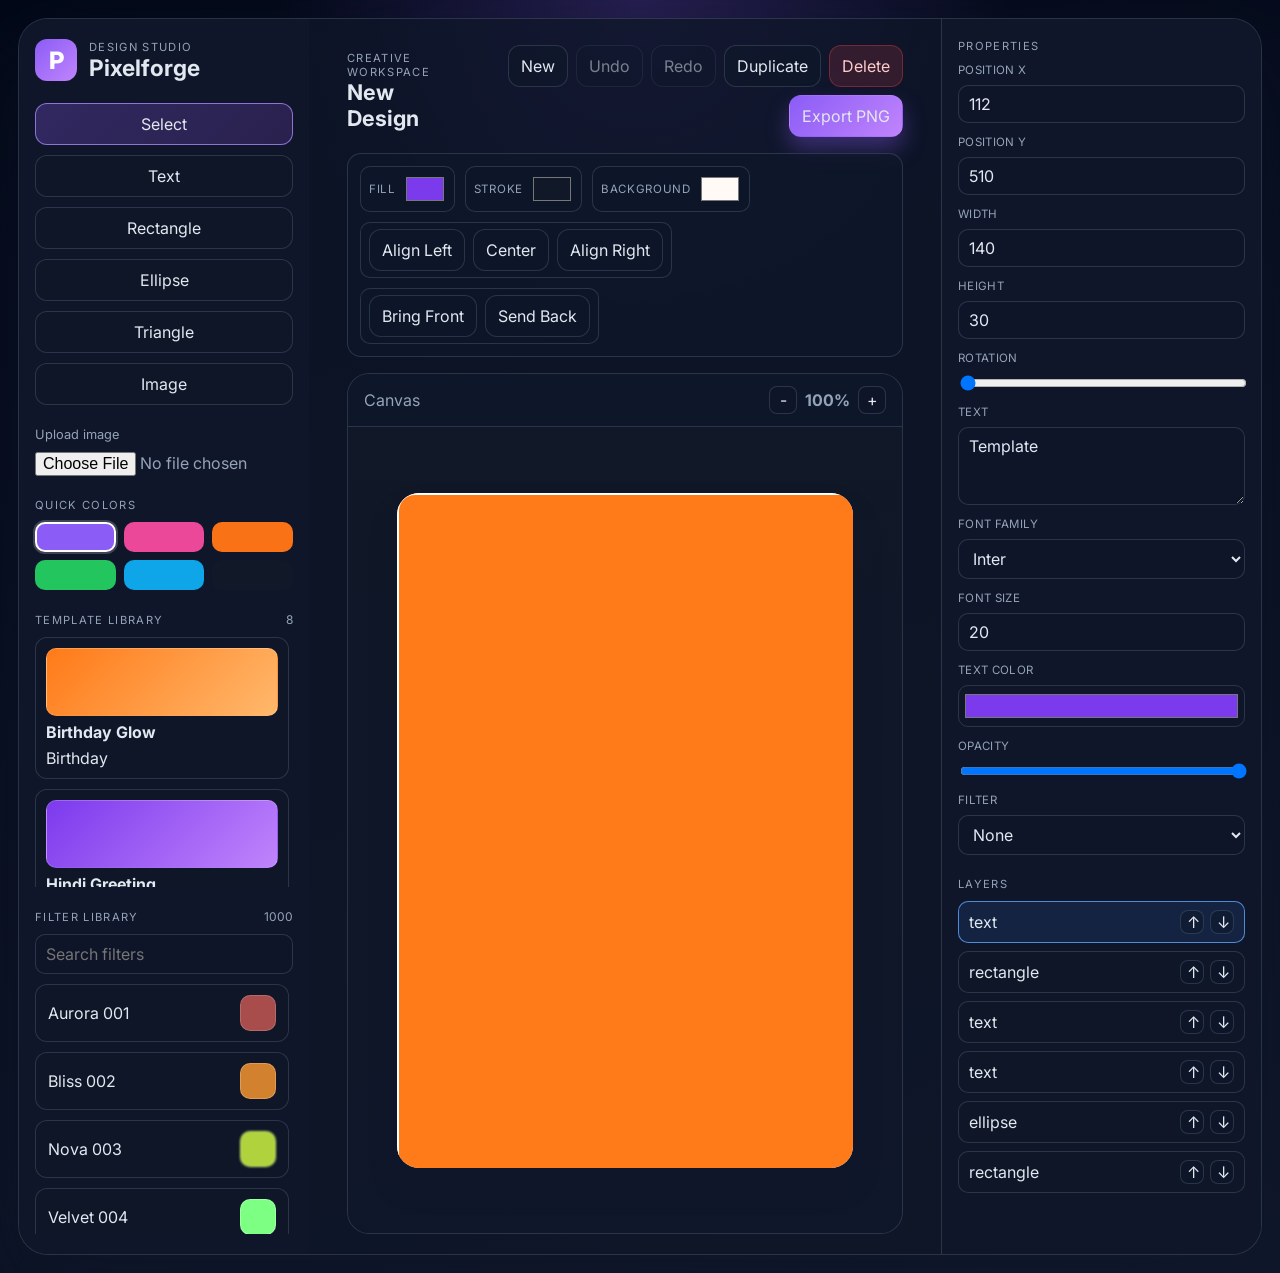
<file: pixelforge-studio/index.html>
<!DOCTYPE html>
<html lang="en">
  <head>
    <meta charset="UTF-8" />
    <meta name="viewport" content="width=device-width, initial-scale=1.0" />
    <title>Pixelforge Studio</title>
    <link rel="preconnect" href="https://fonts.googleapis.com" />
    <link rel="preconnect" href="https://fonts.gstatic.com" crossorigin />
    <link href="https://fonts.googleapis.com/css2?family=Inter:wght@400;500;600;700;800&display=swap" rel="stylesheet" />
    <link rel="stylesheet" href="styles.css" />
  </head>
  <body>
    <div class="app-shell">
      <aside class="sidebar left-panel">
        <div class="brand-row">
          <div class="brand-badge">P</div>
          <div>
            <p class="mini-label">Design Studio</p>
            <h1>Pixelforge</h1>
          </div>
        </div>

        <div class="tool-group">
          <button class="tool-btn active" data-tool="select" type="button">Select</button>
          <button class="tool-btn" data-tool="text" type="button">Text</button>
          <button class="tool-btn" data-tool="rectangle" type="button">Rectangle</button>
          <button class="tool-btn" data-tool="ellipse" type="button">Ellipse</button>
          <button class="tool-btn" data-tool="triangle" type="button">Triangle</button>
          <button class="tool-btn" data-tool="image" type="button">Image</button>
        </div>

        <div class="upload-box">
          <label for="imageUpload" class="file-label">Upload image</label>
          <input id="imageUpload" type="file" accept="image/*" />
        </div>

        <div class="mini-panel">
          <p class="mini-label">Quick colors</p>
          <div class="color-palette">
            <button type="button" class="swatch active" data-color="#8b5cf6" style="background:#8b5cf6"></button>
            <button type="button" class="swatch" data-color="#ec4899" style="background:#ec4899"></button>
            <button type="button" class="swatch" data-color="#f97316" style="background:#f97316"></button>
            <button type="button" class="swatch" data-color="#22c55e" style="background:#22c55e"></button>
            <button type="button" class="swatch" data-color="#0ea5e9" style="background:#0ea5e9"></button>
            <button type="button" class="swatch" data-color="#111827" style="background:#111827"></button>
          </div>
        </div>

        <div class="library-panel">
          <div class="library-header">
            <p class="mini-label">Template library</p>
            <span id="templateCount">0</span>
          </div>
          <div id="templateLibrary" class="template-library"></div>
        </div>

        <div class="library-panel">
          <div class="library-header">
            <p class="mini-label">Filter library</p>
            <span id="filterCount">0</span>
          </div>
          <input id="filterSearch" class="search-box" type="text" placeholder="Search filters" />
          <div id="filterLibrary" class="filter-library"></div>
        </div>
      </aside>

      <main class="workspace-panel">
        <header class="topbar">
          <div>
            <p class="mini-label">Creative workspace</p>
            <h2>New Design</h2>
          </div>

          <div class="actions">
            <button id="newProjectBtn" class="ghost-btn" type="button">New</button>
            <button id="undoBtn" class="ghost-btn" type="button">Undo</button>
            <button id="redoBtn" class="ghost-btn" type="button">Redo</button>
            <button id="duplicateBtn" class="ghost-btn" type="button">Duplicate</button>
            <button id="deleteBtn" class="danger-btn" type="button">Delete</button>
            <button id="downloadBtn" class="primary-btn" type="button">Export PNG</button>
          </div>
        </header>

        <div class="toolbar-ribbon">
          <div class="ribbon-group">
            <label>Fill</label>
            <input id="fillColor" type="color" value="#8b5cf6" />
          </div>
          <div class="ribbon-group">
            <label>Stroke</label>
            <input id="strokeColor" type="color" value="#111827" />
          </div>
          <div class="ribbon-group">
            <label>Background</label>
            <input id="canvasBackground" type="color" value="#fff6f1" />
          </div>
          <div class="ribbon-group">
            <button id="alignLeftBtn" type="button">Align Left</button>
            <button id="alignCenterBtn" type="button">Center</button>
            <button id="alignRightBtn" type="button">Align Right</button>
          </div>
          <div class="ribbon-group">
            <button id="bringFrontBtn" type="button">Bring Front</button>
            <button id="sendBackBtn" type="button">Send Back</button>
          </div>
        </div>

        <div class="stage-wrap">
          <div class="stage-header">
            <span>Canvas</span>
            <div class="stage-tools">
              <button id="zoomOutBtn" type="button">-</button>
              <strong id="zoomLabel">100%</strong>
              <button id="zoomInBtn" type="button">+</button>
            </div>
          </div>

          <div class="stage-area">
            <div id="designCanvas" class="design-canvas" aria-label="Design canvas"></div>
          </div>
        </div>
      </main>

      <aside class="sidebar right-panel">
        <div class="panel-block">
          <p class="mini-label">Properties</p>
          <div id="propertyPanel" class="property-panel">
            <p class="empty-state">Select an object to edit</p>
          </div>
        </div>

        <div class="panel-block">
          <p class="mini-label">Layers</p>
          <div id="layerList" class="layer-list"></div>
        </div>
      </aside>
    </div>

    <script src="script.js"></script>
  </body>
</html>
</file>
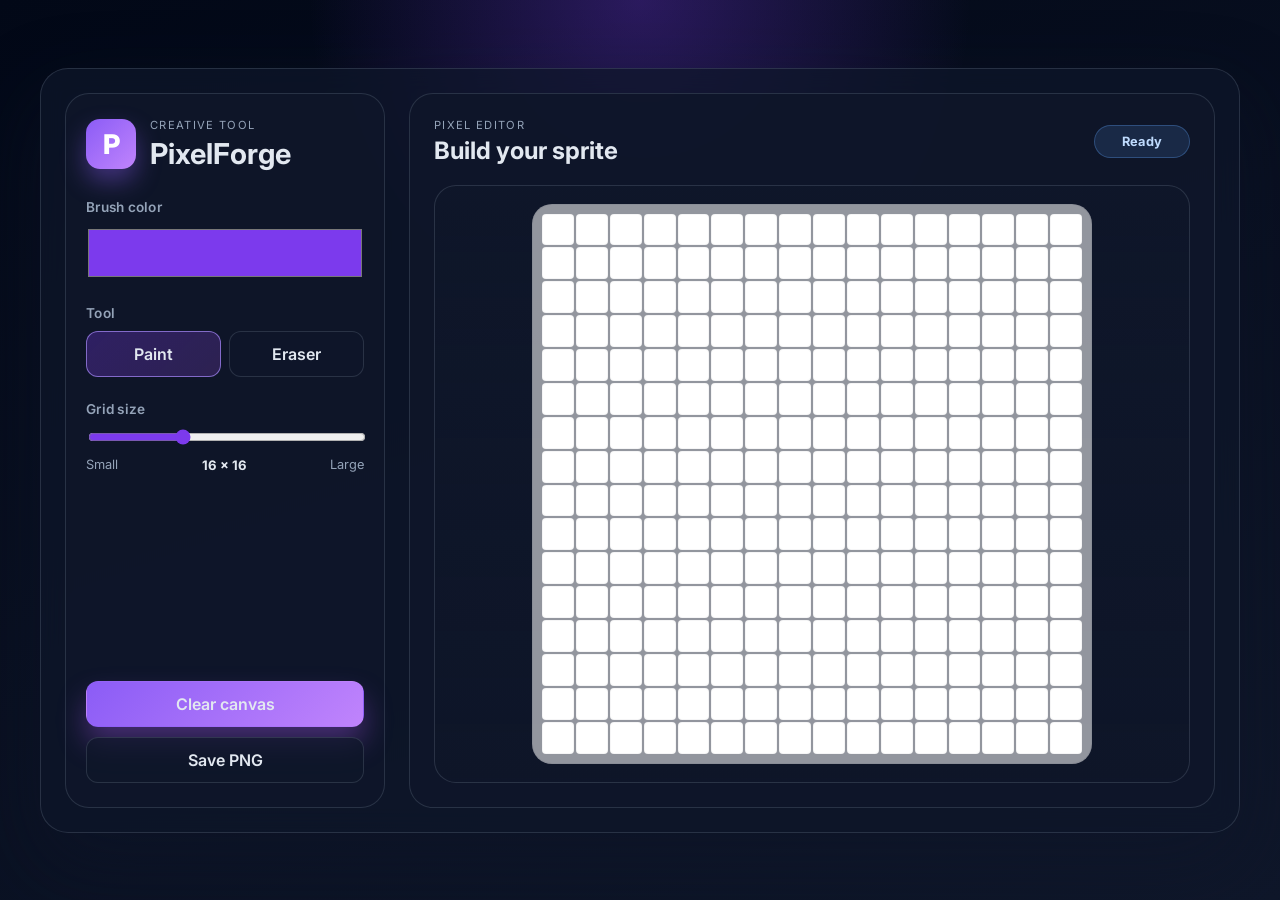
<file: pixelforge/index.html>
<!DOCTYPE html>
<html lang="en">
  <head>
    <meta charset="UTF-8" />
    <meta name="viewport" content="width=device-width, initial-scale=1.0" />
    <title>PixelForge</title>
    <link rel="preconnect" href="https://fonts.googleapis.com" />
    <link rel="preconnect" href="https://fonts.gstatic.com" crossorigin />
    <link
      href="https://fonts.googleapis.com/css2?family=Inter:wght@400;500;600;700;800&display=swap"
      rel="stylesheet"
    />
    <link rel="stylesheet" href="styles.css" />
  </head>
  <body>
    <div class="app-shell">
      <aside class="toolbar">
        <div class="brand-block">
          <div class="brand-mark">P</div>
          <div>
            <p class="eyebrow">Creative tool</p>
            <h1>PixelForge</h1>
          </div>
        </div>

        <div class="control-group">
          <label class="field-label" for="colorPicker">Brush color</label>
          <input id="colorPicker" type="color" value="#7c3aed" />
        </div>

        <div class="control-group">
          <label class="field-label">Tool</label>
          <div class="tool-buttons">
            <button class="tool-button active" data-tool="paint" type="button">Paint</button>
            <button class="tool-button" data-tool="erase" type="button">Eraser</button>
          </div>
        </div>

        <div class="control-group">
          <label class="field-label" for="gridSize">Grid size</label>
          <input id="gridSize" type="range" min="8" max="32" value="16" />
          <div class="value-row">
            <span>Small</span>
            <strong id="gridValue">16 x 16</strong>
            <span>Large</span>
          </div>
        </div>

        <div class="button-stack">
          <button id="clearCanvas" class="primary-button" type="button">Clear canvas</button>
          <button id="saveImage" class="secondary-button" type="button">Save PNG</button>
        </div>
      </aside>

      <main class="canvas-panel">
        <div class="canvas-header">
          <div>
            <p class="eyebrow">Pixel editor</p>
            <h2>Build your sprite</h2>
          </div>
          <div class="status-pill" id="statusText">Ready</div>
        </div>

        <div class="canvas-wrap">
          <div id="pixelCanvas" class="pixel-canvas" aria-label="Pixel art canvas"></div>
        </div>
      </main>
    </div>

    <script src="script.js"></script>
  </body>
</html>
</file>
<file: pixelforge-studio/styles.css>
:root {
  --bg: #0b1020;
  --bg-soft: #161f35;
  --panel: rgba(15, 23, 42, 0.94);
  --panel-alt: rgba(20, 29, 50, 0.97);
  --border: rgba(148, 163, 184, 0.22);
  --text: #e2e8f0;
  --muted: #94a3b8;
  --primary: #8b5cf6;
  --primary-strong: #7c3aed;
  --danger: #ef4444;
  --stage-bg: #fffaf5;
  --grid-dark: rgba(15, 23, 42, 0.06);
  --shadow: rgba(15, 23, 42, 0.42);
}

* {
  box-sizing: border-box;
}

html, body {
  margin: 0;
  min-height: 100%;
  font-family: "Inter", sans-serif;
  background: radial-gradient(circle at top, rgba(139, 92, 246, 0.25), transparent 26%), linear-gradient(160deg, #020817 0%, #0f172a 100%);
  color: var(--text);
}

body {
  min-height: 100vh;
  padding: 18px;
}

button, input, textarea, select {
  font: inherit;
}

.app-shell {
  width: min(1600px, 100%);
  min-height: 900px;
  display: grid;
  grid-template-columns: 290px minmax(0, 1fr) 320px;
  gap: 18px;
  background: rgba(15, 23, 42, 0.76);
  border: 1px solid var(--border);
  border-radius: 30px;
  box-shadow: 0 35px 90px rgba(15, 23, 42, 0.52);
  overflow: hidden;
}

.sidebar,
.workspace-panel {
  min-height: 100%;
}

.left-panel,
.right-panel {
  background: rgba(15, 23, 42, 0.94);
  padding: 20px 16px;
}

.right-panel {
  border-left: 1px solid var(--border);
}

.brand-row {
  display: flex;
  align-items: center;
  gap: 12px;
  margin-bottom: 18px;
}

.brand-badge {
  width: 42px;
  height: 42px;
  display: grid;
  place-items: center;
  border-radius: 12px;
  background: linear-gradient(135deg, var(--primary), #c084fc);
  color: white;
  font-weight: 800;
  font-size: 1.5rem;
}

h1, h2, p {
  margin: 0;
}

h1 {
  font-size: 1.42rem;
}

h2 {
  font-size: 1.35rem;
}

.mini-label {
  font-size: 0.7rem;
  color: var(--muted);
  text-transform: uppercase;
  letter-spacing: 0.12em;
}

.tool-group,
.upload-box,
.mini-panel,
.library-panel {
  display: flex;
  flex-direction: column;
  gap: 10px;
  margin-top: 22px;
}

.tool-btn,
.primary-btn,
.ghost-btn,
.danger-btn,
.ribbon-group button {
  border: 1px solid var(--border);
  border-radius: 12px;
  color: var(--text);
  background: rgba(15, 23, 42, 0.52);
  padding: 10px 12px;
  cursor: pointer;
  transition: 150ms ease;
}

.tool-btn.active {
  background: linear-gradient(135deg, rgba(139, 92, 246, 0.27), rgba(168, 85, 247, 0.18));
  border-color: rgba(167, 139, 250, 0.78);
}

.tool-btn:hover,
.primary-btn:hover,
.ghost-btn:hover,
.danger-btn:hover,
.ribbon-group button:hover,
.template-card:hover,
.filter-pill:hover {
  transform: translateY(-1px);
}

.primary-btn {
  background: linear-gradient(135deg, var(--primary), #c084fc);
  border-color: transparent;
  box-shadow: 0 12px 22px rgba(139, 92, 246, 0.35);
}

.danger-btn {
  background: rgba(239, 68, 68, 0.16);
  border-color: rgba(239, 68, 68, 0.35);
  color: #fecaca;
}

.file-label {
  display: inline-block;
  font-size: 0.8rem;
  color: var(--muted);
}

#imageUpload {
  color: var(--muted);
}

.color-palette {
  display: grid;
  grid-template-columns: repeat(3, 1fr);
  gap: 8px;
}

.swatch {
  width: 100%;
  height: 30px;
  border-radius: 10px;
  border: 2px solid transparent;
  cursor: pointer;
}

.swatch.active {
  border-color: white;
  box-shadow: 0 0 0 2px rgba(255,255,255,0.2);
}

.library-header {
  display: flex;
  justify-content: space-between;
  align-items: center;
}

.library-header span {
  color: var(--muted);
  font-size: 0.75rem;
}

.search-box {
  width: 100%;
  border: 1px solid var(--border);
  border-radius: 10px;
  background: rgba(15, 23, 42, 0.56);
  color: var(--text);
  padding: 9px 10px;
}

.template-library,
.filter-library {
  display: flex;
  flex-direction: column;
  gap: 10px;
  max-height: 250px;
  overflow: auto;
  padding-right: 4px;
}

.template-card,
.filter-pill {
  width: 100%;
  border: 1px solid var(--border);
  border-radius: 12px;
  background: rgba(15, 23, 42, 0.52);
  color: var(--text);
  cursor: pointer;
  text-align: left;
}

.template-card {
  padding: 10px;
  display: grid;
  gap: 6px;
}

.template-card .mini-preview {
  height: 68px;
  border-radius: 10px;
  border: 1px solid rgba(255,255,255,0.14);
}

.filter-pill {
  padding: 10px 12px;
  display: flex;
  justify-content: space-between;
  align-items: center;
  gap: 8px;
}

.filter-pill .filter-swatch {
  width: 36px;
  height: 36px;
  border-radius: 10px;
  border: 1px solid rgba(255,255,255,0.2);
  background: linear-gradient(135deg, #8b5cf6, #f472b6);
}

.workspace-panel {
  display: flex;
  flex-direction: column;
  padding: 18px 20px 20px;
}

.topbar {
  display: flex;
  justify-content: space-between;
  align-items: center;
  gap: 12px;
  padding: 8px 0 16px;
}

.actions {
  display: flex;
  align-items: center;
  gap: 8px;
  flex-wrap: wrap;
  justify-content: flex-end;
}

.toolbar-ribbon {
  display: flex;
  flex-wrap: wrap;
  gap: 10px;
  background: rgba(15, 23, 42, 0.7);
  border: 1px solid var(--border);
  border-radius: 14px;
  padding: 12px;
  margin-bottom: 16px;
}

.ribbon-group {
  display: flex;
  align-items: center;
  gap: 8px;
  padding: 6px 8px;
  border: 1px solid var(--border);
  border-radius: 10px;
  background: rgba(15, 23, 42, 0.46);
}

.ribbon-group label {
  font-size: 0.72rem;
  color: var(--muted);
  text-transform: uppercase;
  letter-spacing: 0.06em;
}

.ribbon-group input[type="color"] {
  width: 42px;
  height: 32px;
  border: none;
  border-radius: 8px;
  padding: 0;
  background: transparent;
}

.stage-wrap {
  flex: 1;
  display: flex;
  flex-direction: column;
  border: 1px solid var(--border);
  border-radius: 22px;
  background: rgba(15, 23, 42, 0.6);
  overflow: hidden;
}

.stage-header {
  display: flex;
  align-items: center;
  justify-content: space-between;
  padding: 12px 16px;
  color: var(--muted);
  border-bottom: 1px solid var(--border);
  background: rgba(15, 23, 42, 0.72);
}

.stage-tools {
  display: flex;
  align-items: center;
  gap: 8px;
}

.stage-tools button {
  width: 28px;
  height: 28px;
  border: 1px solid var(--border);
  border-radius: 8px;
  background: rgba(15, 23, 42, 0.6);
  color: var(--text);
  cursor: pointer;
}

.stage-area {
  flex: 1;
  padding: 18px;
  display: grid;
  place-items: center;
  background: linear-gradient(180deg, rgba(17, 24, 39, 0.85), rgba(15, 23, 42, 0.7));
}

.design-canvas {
  position: relative;
  width: min(88%, 980px);
  height: min(75vh, 700px);
  border-radius: 22px;
  background-color: #fffaf5;
  background-image: linear-gradient(var(--grid-dark) 1px, transparent 1px), linear-gradient(90deg, var(--grid-dark) 1px, transparent 1px), linear-gradient(135deg, #ffffff 0%, #f8fafc 100%);
  background-size: 18px 18px, 18px 18px, cover;
  box-shadow: inset 0 0 0 1px rgba(15, 23, 42, 0.08), 0 18px 30px rgba(15, 23, 42, 0.18);
  overflow: hidden;
}

.design-object {
  position: absolute;
  display: flex;
  align-items: center;
  justify-content: center;
  user-select: none;
  box-shadow: 0 0 0 1px rgba(15, 23, 42, 0.08);
  transition: box-shadow 100ms ease;
}

.design-object.selected {
  box-shadow: 0 0 0 2px rgba(96, 165, 250, 0.9), 0 0 0 6px rgba(59, 130, 246, 0.12);
}

.design-object.text {
  min-width: 80px;
  padding: 8px 10px;
  white-space: pre-wrap;
  word-break: break-word;
}

.design-object.image {
  overflow: hidden;
}

.design-object.image img {
  width: 100%;
  height: 100%;
  display: block;
  object-fit: cover;
}

.resize-handle {
  position: absolute;
  width: 12px;
  height: 12px;
  border-radius: 50%;
  background: white;
  border: 2px solid #60a5fa;
  right: -6px;
  bottom: -6px;
  cursor: nwse-resize;
  z-index: 20;
}

.panel-block {
  margin-bottom: 22px;
}

.property-panel {
  margin-top: 10px;
  display: flex;
  flex-direction: column;
  gap: 12px;
}

.empty-state {
  color: var(--muted);
  font-size: 0.85rem;
  padding: 12px 8px;
}

.control-group {
  display: flex;
  flex-direction: column;
  gap: 8px;
}

.control-group label {
  font-size: 0.72rem;
  color: var(--muted);
  letter-spacing: 0.03em;
  text-transform: uppercase;
}

.control-group input[type="color"],
.control-group input[type="number"],
.control-group textarea,
.control-group input[type="range"],
.control-group select {
  width: 100%;
}

.control-group input[type="color"] {
  height: 42px;
  border: 1px solid var(--border);
  border-radius: 10px;
  background: transparent;
  padding: 4px;
}

.control-group input[type="number"],
.control-group textarea,
.control-group select {
  border: 1px solid var(--border);
  border-radius: 10px;
  background: rgba(15, 23, 42, 0.56);
  color: var(--text);
  padding: 8px 10px;
}

.layer-list {
  margin-top: 10px;
  display: flex;
  flex-direction: column;
  gap: 8px;
}

.layer-item {
  display: flex;
  justify-content: space-between;
  align-items: center;
  gap: 6px;
  border: 1px solid var(--border);
  border-radius: 10px;
  padding: 8px 10px;
  background: rgba(15, 23, 42, 0.52);
  cursor: pointer;
}

.layer-item.active {
  border-color: rgba(96, 165, 250, 0.8);
  background: rgba(59, 130, 246, 0.12);
}

.layer-actions {
  display: flex;
  gap: 6px;
}

.layer-actions button {
  border: 1px solid var(--border);
  border-radius: 8px;
  background: rgba(15, 23, 42, 0.52);
  color: var(--text);
  width: 24px;
  height: 24px;
  cursor: pointer;
}

@media (max-width: 1200px) {
  .app-shell {
    grid-template-columns: 220px minmax(0, 1fr);
  }

  .right-panel {
    grid-column: 1 / -1;
    border-left: none;
    border-top: 1px solid var(--border);
  }
}

@media (max-width: 840px) {
  body {
    padding: 12px;
  }

  .app-shell {
    grid-template-columns: 1fr;
  }

  .left-panel,
  .right-panel {
    border: none;
    border-bottom: 1px solid var(--border);
  }

  .topbar {
    flex-direction: column;
    align-items: flex-start;
  }
}
</file>
<file: pixelforge/styles.css>
:root {
  --bg: #0b1020;
  --panel: rgba(15, 23, 42, 0.9);
  --panel-alt: rgba(15, 23, 42, 0.65);
  --panel-border: rgba(148, 163, 184, 0.2);
  --text: #e2e8f0;
  --muted: #94a3b8;
  --accent: #8b5cf6;
  --accent-strong: #7c3aed;
  --canvas-bg: #f8fafc;
  --shadow: rgba(15, 23, 42, 0.45);
}

* {
  box-sizing: border-box;
}

html, body {
  margin: 0;
  min-height: 100%;
  font-family: "Inter", sans-serif;
  background:
    radial-gradient(circle at top, rgba(124, 58, 237, 0.32), transparent 30%),
    linear-gradient(160deg, #020817 0%, #0f172a 100%);
  color: var(--text);
}

body {
  min-height: 100vh;
  display: grid;
  place-items: center;
  padding: 24px;
}

button, input {
  font: inherit;
}

.app-shell {
  width: min(1200px, 100%);
  min-height: 720px;
  display: grid;
  grid-template-columns: 320px 1fr;
  gap: 24px;
  padding: 24px;
  border: 1px solid var(--panel-border);
  border-radius: 28px;
  background: rgba(15, 23, 42, 0.72);
  box-shadow: 0 30px 80px var(--shadow);
  backdrop-filter: blur(12px);
}

.toolbar,
.canvas-panel {
  border: 1px solid var(--panel-border);
  border-radius: 24px;
  background: var(--panel);
}

.toolbar {
  padding: 24px 20px;
  display: flex;
  flex-direction: column;
  gap: 24px;
}

.brand-block {
  display: flex;
  align-items: center;
  gap: 14px;
  padding-bottom: 4px;
}

.brand-mark {
  width: 50px;
  height: 50px;
  display: grid;
  place-items: center;
  border-radius: 14px;
  background: linear-gradient(135deg, var(--accent), #c084fc);
  color: white;
  font-size: 1.7rem;
  font-weight: 800;
  box-shadow: 0 12px 24px rgba(139, 92, 246, 0.4);
}

.eyebrow {
  margin: 0 0 4px;
  font-size: 0.7rem;
  letter-spacing: 0.12em;
  color: var(--muted);
  text-transform: uppercase;
}

h1, h2, p {
  margin: 0;
}

h1 {
  font-size: 1.8rem;
}

.control-group {
  display: flex;
  flex-direction: column;
  gap: 10px;
}

.field-label {
  font-size: 0.85rem;
  font-weight: 600;
  letter-spacing: 0.02em;
  color: var(--muted);
}

#colorPicker {
  width: 100%;
  height: 56px;
  border: none;
  background: transparent;
  padding: 0;
  cursor: pointer;
}

.tool-buttons {
  display: grid;
  grid-template-columns: repeat(2, minmax(0, 1fr));
  gap: 8px;
}

.tool-button,
.primary-button,
.secondary-button {
  border: 1px solid var(--panel-border);
  color: var(--text);
  border-radius: 12px;
  background: rgba(15, 23, 42, 0.55);
  padding: 12px 14px;
  font-weight: 600;
  cursor: pointer;
  transition: transform 120ms ease, border-color 120ms ease, background 120ms ease;
}

.tool-button:hover,
.primary-button:hover,
.secondary-button:hover {
  transform: translateY(-1px);
}

.tool-button.active {
  background: linear-gradient(135deg, rgba(124, 58, 237, 0.3), rgba(168, 85, 247, 0.2));
  border-color: rgba(167, 139, 250, 0.7);
}

#gridSize {
  width: 100%;
  accent-color: var(--accent-strong);
}

.value-row {
  display: flex;
  justify-content: space-between;
  align-items: center;
  gap: 10px;
  color: var(--muted);
  font-size: 0.8rem;
}

.value-row strong {
  color: var(--text);
  font-size: 0.82rem;
}

.button-stack {
  display: grid;
  gap: 10px;
  margin-top: auto;
}

.primary-button {
  background: linear-gradient(135deg, var(--accent), #c084fc);
  border-color: transparent;
  box-shadow: 0 16px 28px rgba(168, 85, 247, 0.35);
}

.secondary-button {
  background: rgba(15, 23, 42, 0.7);
}

.canvas-panel {
  padding: 24px;
  display: flex;
  flex-direction: column;
  gap: 20px;
}

.canvas-header {
  display: flex;
  justify-content: space-between;
  align-items: center;
  gap: 12px;
}

.status-pill {
  min-width: 96px;
  text-align: center;
  padding: 8px 12px;
  border-radius: 999px;
  font-size: 0.8rem;
  font-weight: 700;
  letter-spacing: 0.02em;
  background: rgba(96, 165, 250, 0.14);
  color: #bfdbfe;
  border: 1px solid rgba(96, 165, 250, 0.3);
}

.canvas-wrap {
  flex: 1;
  display: grid;
  place-items: center;
  min-height: 560px;
  padding: 18px;
  border-radius: 22px;
  background: linear-gradient(180deg, rgba(15, 23, 42, 0.7), rgba(15, 23, 42, 0.4));
  border: 1px solid var(--panel-border);
}

.pixel-canvas {
  display: grid;
  gap: 2px;
  width: min(70vmin, 560px);
  aspect-ratio: 1;
  padding: 10px;
  border-radius: 20px;
  background: rgba(255, 255, 255, 0.55);
  box-shadow: inset 0 0 0 1px rgba(15, 23, 42, 0.06);
}

.pixel {
  display: block;
  width: 100%;
  height: 100%;
  border-radius: 4px;
  background: #ffffff;
  border: 1px solid rgba(15, 23, 42, 0.04);
  cursor: crosshair;
  user-select: none;
  transition: transform 80ms ease;
}

.pixel:hover {
  transform: scale(1.03);
}

@media (max-width: 900px) {
  .app-shell {
    grid-template-columns: 1fr;
  }

  .toolbar {
    order: 2;
  }

  .canvas-panel {
    order: 1;
  }
}
</file>
